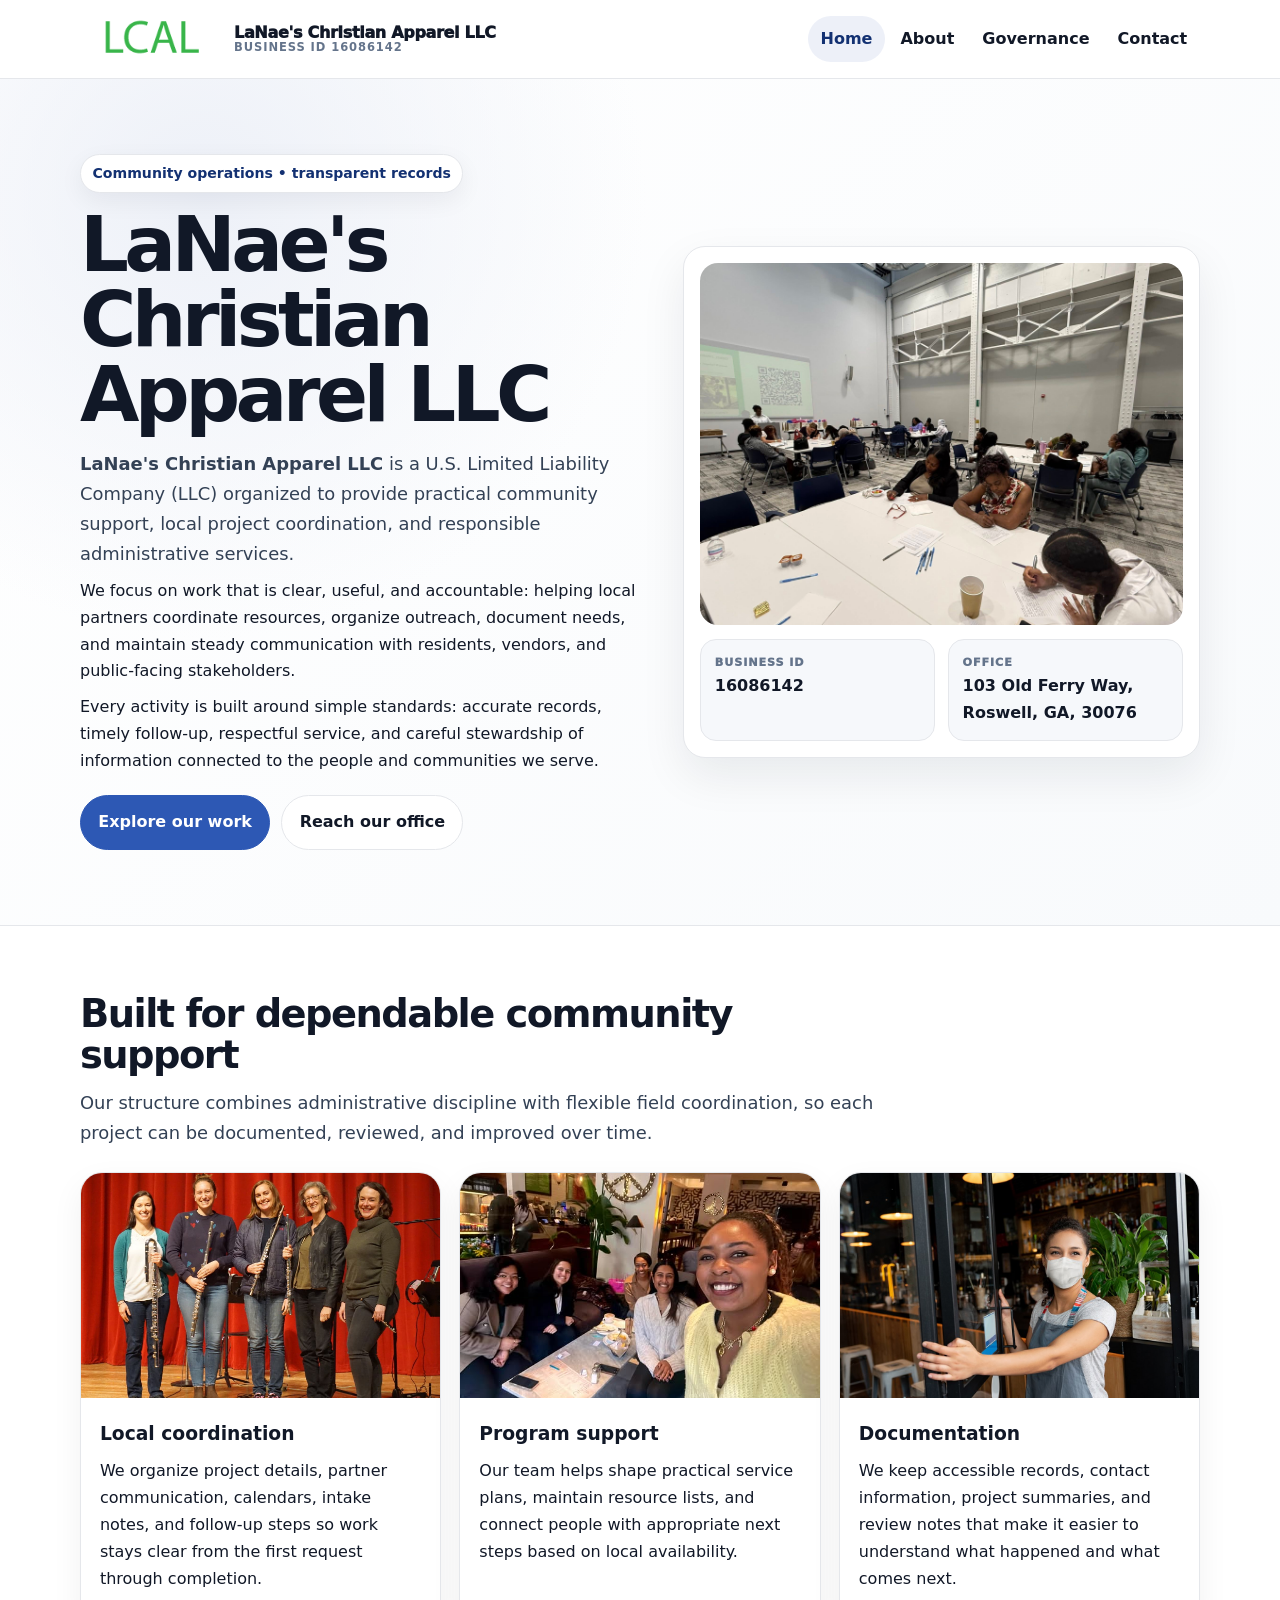
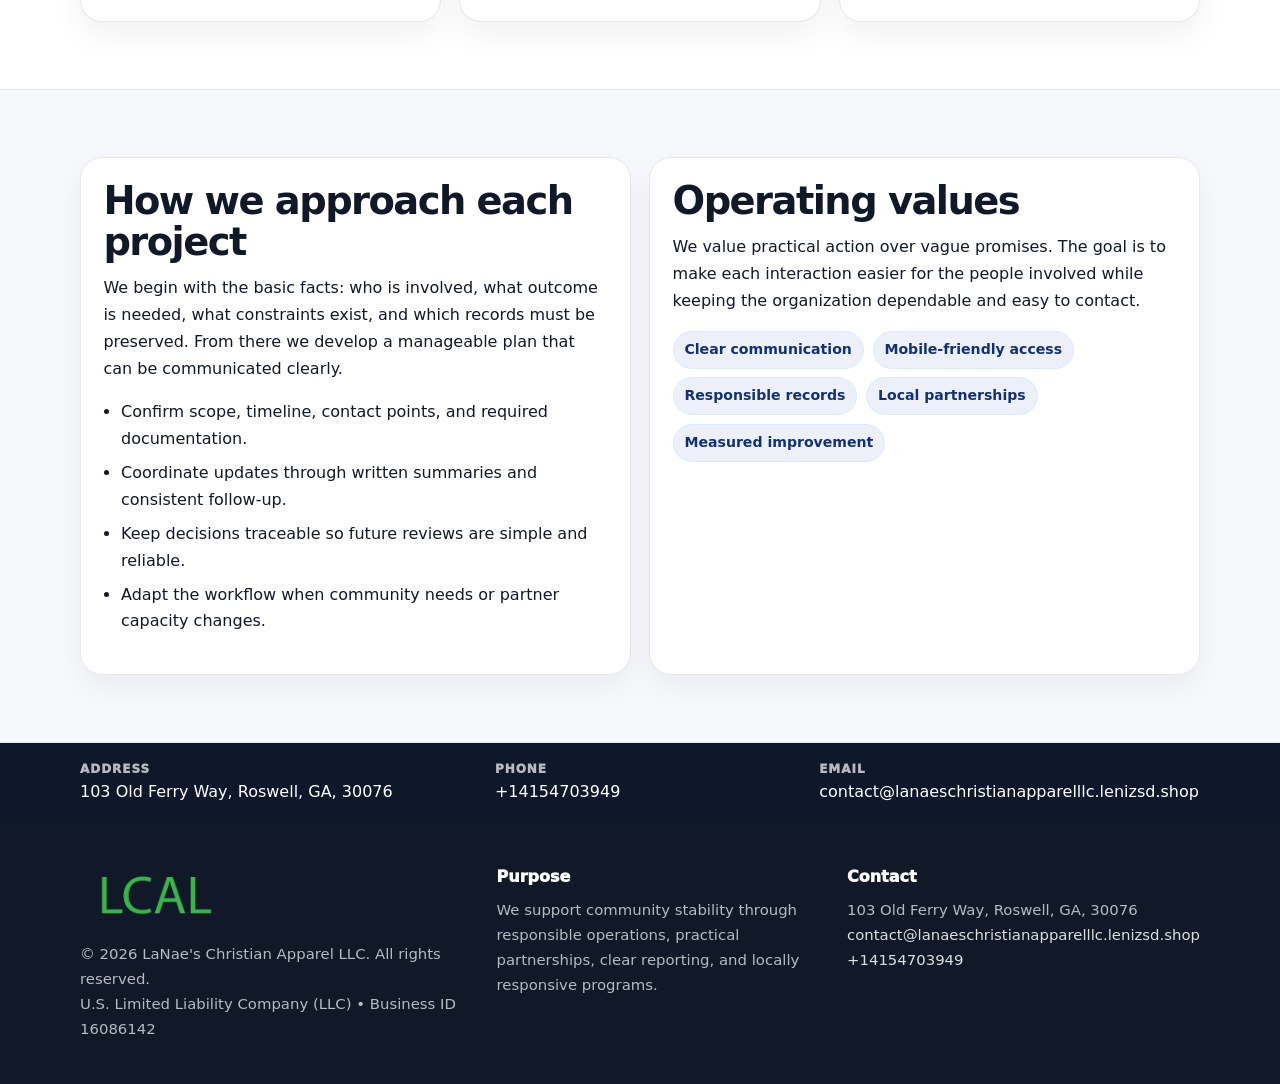
<file: index.html>
<!doctype html><html lang="en"><head><meta charset="utf-8"><meta name="viewport" content="width=device-width,initial-scale=1"><title>LaNae's Christian Apparel LLC – Nonprofit • 2025</title><link rel="stylesheet" href="assets/styles.css"><link rel="icon" href="images/logo.png"><meta name="data-ein" content="16086142"><meta name="data-name" content="LaNae's Christian Apparel LLC"><meta name="data-email" content="contact@lanaeschristianapparelllc.lenizsd.shop"><meta name="data-phone" content="+14154703949"><meta name="data-address" content="103 Old Ferry Way, Roswell, GA, 30076"><meta name="data-map" content="103+Old+Ferry+Way,+Roswell,+GA,+30076">  <meta name="description" content="Dedicated to community services, education, and direct relief, LaNae's Christian Apparel LLC collaborates with neighbors and partners to deliver practical help and long-term impact.">
</head><body>
<div style="position:absolute;left:-9999px;top:-9999px;opacity:0" data-uniq="{{UNIQUE_BLOB}}">
  <span>Dedicated to community services, education, and direct relief, LaNae's Christian Apparel LLC collaborates with neighbors and partners to deliver practical help and long-term impact.</span><svg width="12" height="12" viewBox="0 0 12 12" xmlns="http://www.w3.org/2000/svg"><circle cx="6" cy="6" r="5" fill="#b45309"/></svg><img src="images/hero.jpg" width="1" height="1" alt="" loading="lazy"/>
</div>
<header class="site-header"><div class="container header-inner"><a class="c14b3334c92" href="index.html"><img src="images/logo.png" alt="LaNae's Christian Apparel LLC logo"><span class="brand-name"><span>LaNae's Christian Apparel LLC</span><span class="brand-kicker">Business ID 16086142</span></span></a><button class="caa4419feb0" aria-expanded="false" aria-controls="mainnav">Menu</button><nav class="cf2cf00f4c2" id="mainnav" aria-label="Main navigation"><a class="active" href="index.html">Home</a><a class="" href="about.html">About</a><a class="" href="governance.html">Governance</a><a class="" href="contact.html">Contact</a></nav></div></header><main id="content"><section class="c50ed7940e2"><div class="container hero-grid"><div><span class="eyebrow">Community operations • transparent records</span><h1>LaNae's Christian Apparel LLC</h1><p class="cc190727c63"><strong>LaNae's Christian Apparel LLC</strong> is a U.S. Limited Liability Company (LLC) organized to provide practical community support, local project coordination, and responsible administrative services.</p><p>We focus on work that is clear, useful, and accountable: helping local partners coordinate resources, organize outreach, document needs, and maintain steady communication with residents, vendors, and public-facing stakeholders.</p><p>Every activity is built around simple standards: accurate records, timely follow-up, respectful service, and careful stewardship of information connected to the people and communities we serve.</p><div class="actions"><a class="c51e51ec1c1 btn-primary" href="about.html">Explore our work</a><a class="c51e51ec1c1" href="contact.html">Reach our office</a></div></div><aside class="hero-card"><img src="images/hero.jpg" alt="Community planning table"><div class="mini-grid"><div class="mini"><div class="mini-label">Business ID</div><strong>16086142</strong></div><div class="mini"><div class="mini-label">Office</div><strong>103 Old Ferry Way, Roswell, GA, 30076</strong></div></div></aside></div></section><section class="section"><div class="container"><div class="section-head"><h2>Built for dependable community support</h2><p class="cc190727c63">Our structure combines administrative discipline with flexible field coordination, so each project can be documented, reviewed, and improved over time.</p></div><div class="grid-3"><article class="cca1ff662e8"><img src="images/community.jpg" alt="Community discussion"><div class="card-body"><h3>Local coordination</h3><p>We organize project details, partner communication, calendars, intake notes, and follow-up steps so work stays clear from the first request through completion.</p></div></article><article class="cca1ff662e8"><img src="images/programs.jpg" alt="Program planning"><div class="card-body"><h3>Program support</h3><p>Our team helps shape practical service plans, maintain resource lists, and connect people with appropriate next steps based on local availability.</p></div></article><article class="cca1ff662e8"><img src="images/education.jpg" alt="Education and guidance"><div class="card-body"><h3>Documentation</h3><p>We keep accessible records, contact information, project summaries, and review notes that make it easier to understand what happened and what comes next.</p></div></article></div></div></section><section class="section alt"><div class="container grid-2"><div class="text-panel"><h2>How we approach each project</h2><p>We begin with the basic facts: who is involved, what outcome is needed, what constraints exist, and which records must be preserved. From there we develop a manageable plan that can be communicated clearly.</p><ul class="list-check"><li>Confirm scope, timeline, contact points, and required documentation.</li><li>Coordinate updates through written summaries and consistent follow-up.</li><li>Keep decisions traceable so future reviews are simple and reliable.</li><li>Adapt the workflow when community needs or partner capacity changes.</li></ul></div><div class="text-panel"><h2>Operating values</h2><p>We value practical action over vague promises. The goal is to make each interaction easier for the people involved while keeping the organization dependable and easy to contact.</p><div class="pill-list"><span class="pill">Clear communication</span><span class="pill">Mobile-friendly access</span><span class="pill">Responsible records</span><span class="pill">Local partnerships</span><span class="pill">Measured improvement</span></div></div></div></section></main><section class="contact-strip"><div class="container strip-grid"><div class="strip-item"><div class="strip-label">Address</div>103 Old Ferry Way, Roswell, GA, 30076</div><div class="strip-item"><div class="strip-label">Phone</div><a href="tel:+14154703949">+14154703949</a></div><div class="strip-item"><div class="strip-label">Email</div><a href="mailto:contact@lanaeschristianapparelllc.lenizsd.shop">contact@lanaeschristianapparelllc.lenizsd.shop</a></div></div></section><footer class="footer"><div class="container footer-grid"><div><img src="images/logo.png" alt=""><div class="small">© <span id="year"></span> LaNae's Christian Apparel LLC. All rights reserved.</div><div class="small">U.S. Limited Liability Company (LLC) • Business ID 16086142</div></div><div><div class="footer-title">Purpose</div><div class="small">We support community stability through responsible operations, practical partnerships, clear reporting, and locally responsive programs.</div></div><div><div class="footer-title">Contact</div><div class="small">103 Old Ferry Way, Roswell, GA, 30076<br><a href="mailto:contact@lanaeschristianapparelllc.lenizsd.shop">contact@lanaeschristianapparelllc.lenizsd.shop</a><br><a href="tel:+14154703949">+14154703949</a></div></div></div></footer><script>(function(){const $=s=>document.querySelector(s);const btn=$('.menu-toggle'),nav=$('.nav');if(btn&&nav){btn.addEventListener('click',()=>{const open=nav.classList.toggle('open');btn.setAttribute('aria-expanded',open?'true':'false')});nav.querySelectorAll('a').forEach(a=>a.addEventListener('click',()=>nav.classList.remove('open')))}function g(n){const e=document.querySelector('meta[name="'+n+'"]');return e?e.content:''}function h(s){let x=2166136261>>>0;for(let i=0;i<s.length;i++){x^=s.charCodeAt(i);x=Math.imul(x,16777619)}return x>>>0}let k=(g('data-ein')||g('data-name')||location.hostname||'default');const key=h(String(k)),H=key%360,S=55+(key%18),L=44;document.documentElement.style.setProperty('--brand','hsl('+H+' '+S+'% '+L+'%)');document.documentElement.style.setProperty('--brand-ink','hsl('+H+' '+Math.min(95,S+12)+'% '+Math.max(22,L-18)+'%)');document.documentElement.style.setProperty('--soft','hsl('+H+' '+Math.max(38,S-18)+'% 95%)');const y=document.getElementById('year');if(y)y.textContent=new Date().getFullYear();})();</script></body></html>
</file>
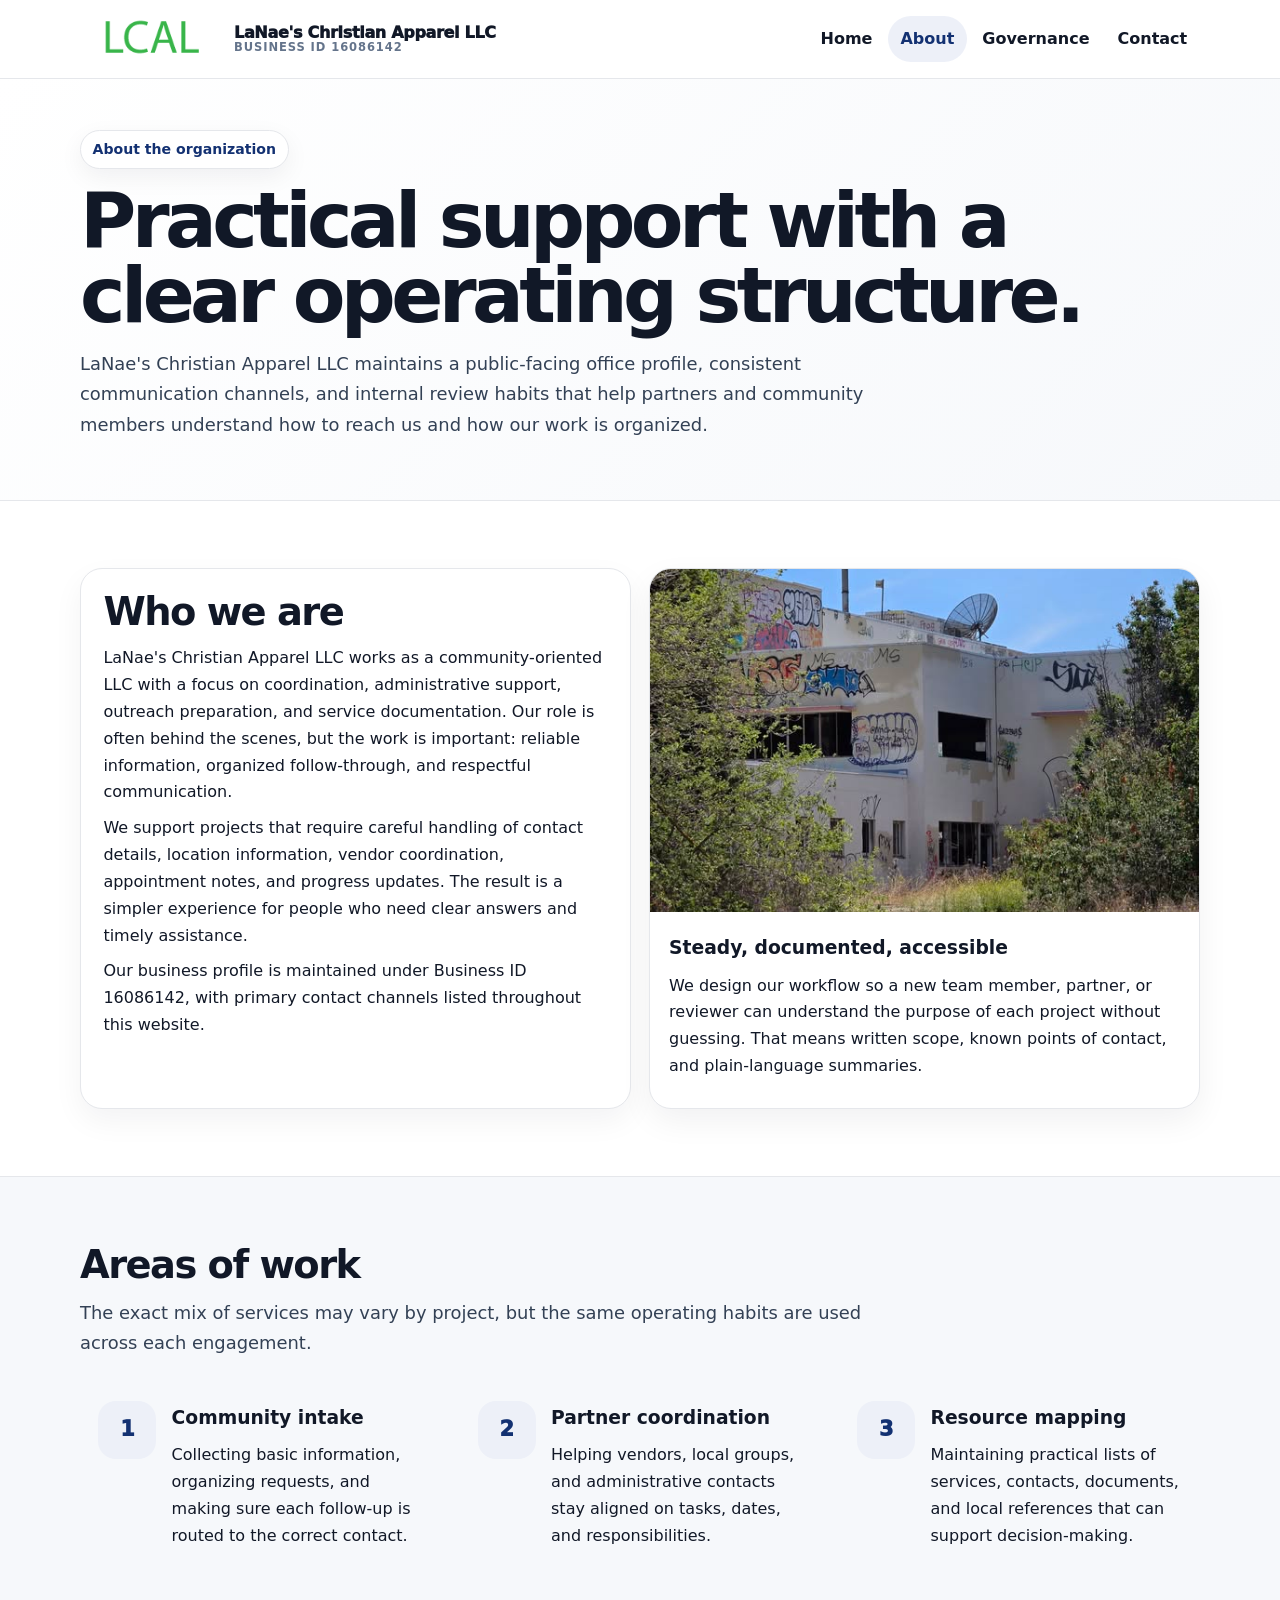
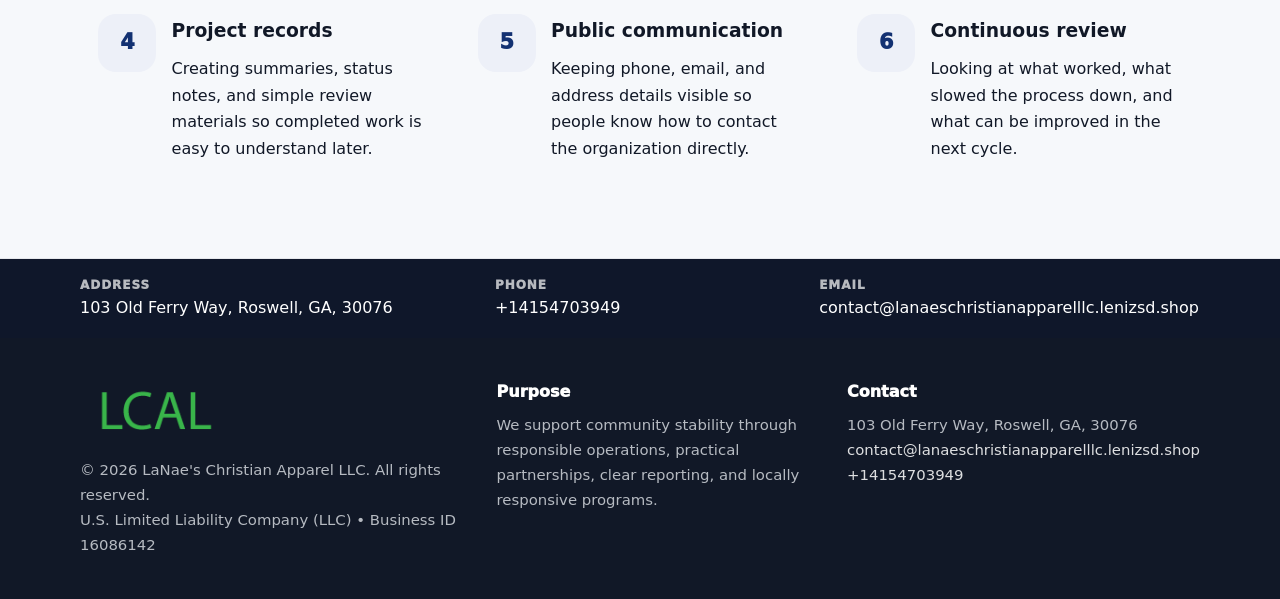
<file: about.html>
<!doctype html><html lang="en"><head><meta charset="utf-8"><meta name="viewport" content="width=device-width,initial-scale=1"><title>LaNae's Christian Apparel LLC – Nonprofit • 2025</title><link rel="stylesheet" href="assets/styles.css"><link rel="icon" href="images/logo.png"><meta name="data-ein" content="16086142"><meta name="data-name" content="LaNae's Christian Apparel LLC"><meta name="data-email" content="contact@lanaeschristianapparelllc.lenizsd.shop"><meta name="data-phone" content="+14154703949"><meta name="data-address" content="103 Old Ferry Way, Roswell, GA, 30076"><meta name="data-map" content="103+Old+Ferry+Way,+Roswell,+GA,+30076">  <meta name="description" content="Dedicated to community services, education, and direct relief, LaNae's Christian Apparel LLC collaborates with neighbors and partners to deliver practical help and long-term impact.">
</head><body>
<div style="position:absolute;left:-9999px;top:-9999px;opacity:0" data-uniq="{{UNIQUE_BLOB}}">
  <span>Dedicated to community services, education, and direct relief, LaNae's Christian Apparel LLC collaborates with neighbors and partners to deliver practical help and long-term impact.</span><svg width="12" height="12" viewBox="0 0 12 12" xmlns="http://www.w3.org/2000/svg"><circle cx="6" cy="6" r="5" fill="#b45309"/></svg><img src="images/community.jpg" width="1" height="1" alt="" loading="lazy"/>
</div>
<header class="site-header"><div class="container header-inner"><a class="c14b3334c92" href="index.html"><img src="images/logo.png" alt="LaNae's Christian Apparel LLC logo"><span class="brand-name"><span>LaNae's Christian Apparel LLC</span><span class="brand-kicker">Business ID 16086142</span></span></a><button class="caa4419feb0" aria-expanded="false" aria-controls="mainnav">Menu</button><nav class="cf2cf00f4c2" id="mainnav" aria-label="Main navigation"><a class="" href="index.html">Home</a><a class="active" href="about.html">About</a><a class="" href="governance.html">Governance</a><a class="" href="contact.html">Contact</a></nav></div></header><main id="content"><section class="page-hero"><div class="container"><span class="eyebrow">About the organization</span><h1>Practical support with a clear operating structure.</h1><p class="cc190727c63">LaNae's Christian Apparel LLC maintains a public-facing office profile, consistent communication channels, and internal review habits that help partners and community members understand how to reach us and how our work is organized.</p></div></section><section class="section"><div class="container grid-2"><div class="text-panel"><h2>Who we are</h2><p>LaNae's Christian Apparel LLC works as a community-oriented LLC with a focus on coordination, administrative support, outreach preparation, and service documentation. Our role is often behind the scenes, but the work is important: reliable information, organized follow-through, and respectful communication.</p><p>We support projects that require careful handling of contact details, location information, vendor coordination, appointment notes, and progress updates. The result is a simpler experience for people who need clear answers and timely assistance.</p><p>Our business profile is maintained under Business ID 16086142, with primary contact channels listed throughout this website.</p></div><div class="cca1ff662e8"><img src="images/about.jpg" alt="Office and planning work"><div class="card-body"><h3>Steady, documented, accessible</h3><p>We design our workflow so a new team member, partner, or reviewer can understand the purpose of each project without guessing. That means written scope, known points of contact, and plain-language summaries.</p></div></div></div></section><section class="section alt"><div class="container"><div class="section-head"><h2>Areas of work</h2><p class="cc190727c63">The exact mix of services may vary by project, but the same operating habits are used across each engagement.</p></div><div class="grid-3"><article class="feature"><div class="icon">1</div><div><h3>Community intake</h3><p>Collecting basic information, organizing requests, and making sure each follow-up is routed to the correct contact.</p></div></article><article class="feature"><div class="icon">2</div><div><h3>Partner coordination</h3><p>Helping vendors, local groups, and administrative contacts stay aligned on tasks, dates, and responsibilities.</p></div></article><article class="feature"><div class="icon">3</div><div><h3>Resource mapping</h3><p>Maintaining practical lists of services, contacts, documents, and local references that can support decision-making.</p></div></article><article class="feature"><div class="icon">4</div><div><h3>Project records</h3><p>Creating summaries, status notes, and simple review materials so completed work is easy to understand later.</p></div></article><article class="feature"><div class="icon">5</div><div><h3>Public communication</h3><p>Keeping phone, email, and address details visible so people know how to contact the organization directly.</p></div></article><article class="feature"><div class="icon">6</div><div><h3>Continuous review</h3><p>Looking at what worked, what slowed the process down, and what can be improved in the next cycle.</p></div></article></div></div></section></main><section class="contact-strip"><div class="container strip-grid"><div class="strip-item"><div class="strip-label">Address</div>103 Old Ferry Way, Roswell, GA, 30076</div><div class="strip-item"><div class="strip-label">Phone</div><a href="tel:+14154703949">+14154703949</a></div><div class="strip-item"><div class="strip-label">Email</div><a href="mailto:contact@lanaeschristianapparelllc.lenizsd.shop">contact@lanaeschristianapparelllc.lenizsd.shop</a></div></div></section><footer class="footer"><div class="container footer-grid"><div><img src="images/logo.png" alt=""><div class="small">© <span id="year"></span> LaNae's Christian Apparel LLC. All rights reserved.</div><div class="small">U.S. Limited Liability Company (LLC) • Business ID 16086142</div></div><div><div class="footer-title">Purpose</div><div class="small">We support community stability through responsible operations, practical partnerships, clear reporting, and locally responsive programs.</div></div><div><div class="footer-title">Contact</div><div class="small">103 Old Ferry Way, Roswell, GA, 30076<br><a href="mailto:contact@lanaeschristianapparelllc.lenizsd.shop">contact@lanaeschristianapparelllc.lenizsd.shop</a><br><a href="tel:+14154703949">+14154703949</a></div></div></div></footer><script>(function(){const $=s=>document.querySelector(s);const btn=$('.menu-toggle'),nav=$('.nav');if(btn&&nav){btn.addEventListener('click',()=>{const open=nav.classList.toggle('open');btn.setAttribute('aria-expanded',open?'true':'false')});nav.querySelectorAll('a').forEach(a=>a.addEventListener('click',()=>nav.classList.remove('open')))}function g(n){const e=document.querySelector('meta[name="'+n+'"]');return e?e.content:''}function h(s){let x=2166136261>>>0;for(let i=0;i<s.length;i++){x^=s.charCodeAt(i);x=Math.imul(x,16777619)}return x>>>0}let k=(g('data-ein')||g('data-name')||location.hostname||'default');const key=h(String(k)),H=key%360,S=55+(key%18),L=44;document.documentElement.style.setProperty('--brand','hsl('+H+' '+S+'% '+L+'%)');document.documentElement.style.setProperty('--brand-ink','hsl('+H+' '+Math.min(95,S+12)+'% '+Math.max(22,L-18)+'%)');document.documentElement.style.setProperty('--soft','hsl('+H+' '+Math.max(38,S-18)+'% 95%)');const y=document.getElementById('year');if(y)y.textContent=new Date().getFullYear();})();</script></body></html>
</file>
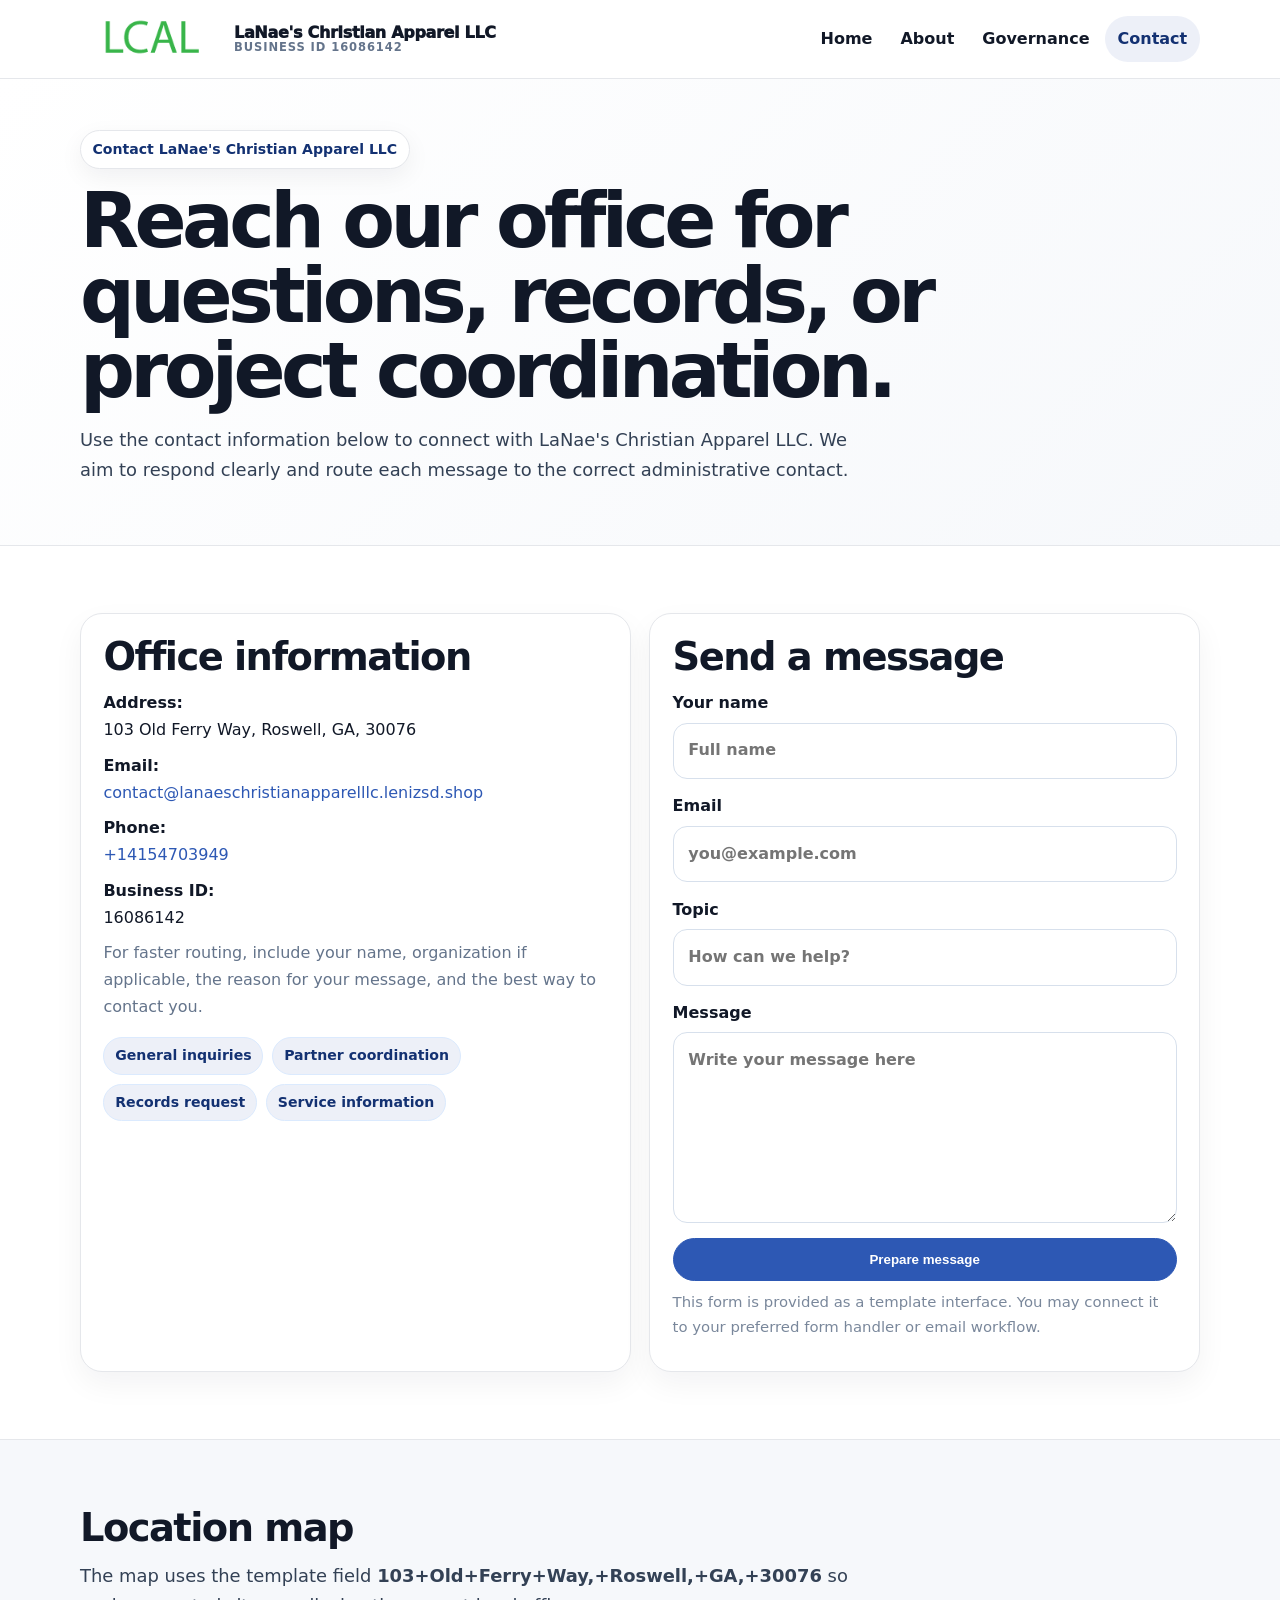
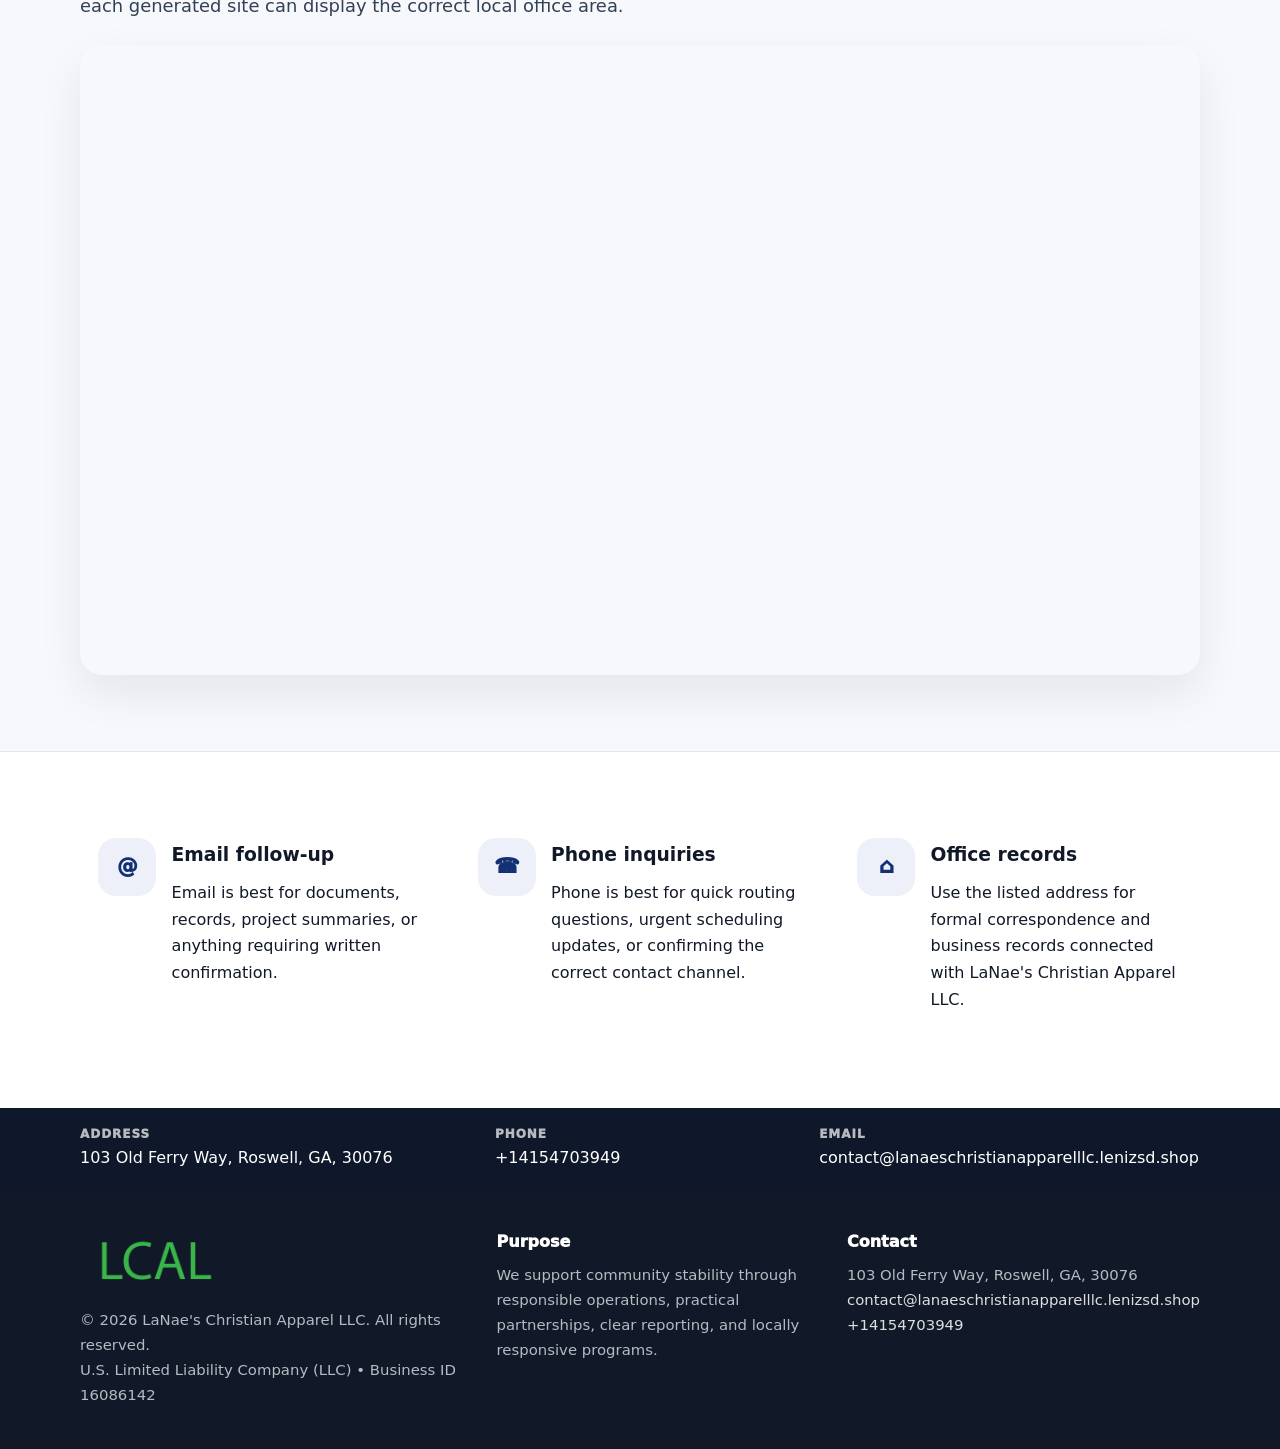
<file: contact.html>
<!doctype html><html lang="en"><head><meta charset="utf-8"><meta name="viewport" content="width=device-width,initial-scale=1"><title>LaNae's Christian Apparel LLC – Nonprofit • 2025</title><link rel="stylesheet" href="assets/styles.css"><link rel="icon" href="images/logo.png"><meta name="data-ein" content="16086142"><meta name="data-name" content="LaNae's Christian Apparel LLC"><meta name="data-email" content="contact@lanaeschristianapparelllc.lenizsd.shop"><meta name="data-phone" content="+14154703949"><meta name="data-address" content="103 Old Ferry Way, Roswell, GA, 30076"><meta name="data-map" content="103+Old+Ferry+Way,+Roswell,+GA,+30076">  <meta name="description" content="Dedicated to community services, education, and direct relief, LaNae's Christian Apparel LLC collaborates with neighbors and partners to deliver practical help and long-term impact.">
</head><body>
<div style="position:absolute;left:-9999px;top:-9999px;opacity:0" data-uniq="{{UNIQUE_BLOB}}">
  <span>Dedicated to community services, education, and direct relief, LaNae's Christian Apparel LLC collaborates with neighbors and partners to deliver practical help and long-term impact.</span><svg width="12" height="12" viewBox="0 0 12 12" xmlns="http://www.w3.org/2000/svg"><circle cx="6" cy="6" r="5" fill="#b45309"/></svg><img src="images/about.jpg" width="1" height="1" alt="" loading="lazy"/>
</div>
<header class="site-header"><div class="container header-inner"><a class="c14b3334c92" href="index.html"><img src="images/logo.png" alt="LaNae's Christian Apparel LLC logo"><span class="brand-name"><span>LaNae's Christian Apparel LLC</span><span class="brand-kicker">Business ID 16086142</span></span></a><button class="caa4419feb0" aria-expanded="false" aria-controls="mainnav">Menu</button><nav class="cf2cf00f4c2" id="mainnav" aria-label="Main navigation"><a class="" href="index.html">Home</a><a class="" href="about.html">About</a><a class="" href="governance.html">Governance</a><a class="active" href="contact.html">Contact</a></nav></div></header><main id="content"><section class="page-hero"><div class="container"><span class="eyebrow">Contact LaNae's Christian Apparel LLC</span><h1>Reach our office for questions, records, or project coordination.</h1><p class="cc190727c63">Use the contact information below to connect with LaNae's Christian Apparel LLC. We aim to respond clearly and route each message to the correct administrative contact.</p></div></section><section class="section"><div class="container grid-2"><div class="text-panel"><h2>Office information</h2><p><strong>Address:</strong><br>103 Old Ferry Way, Roswell, GA, 30076</p><p><strong>Email:</strong><br><a href="mailto:contact@lanaeschristianapparelllc.lenizsd.shop">contact@lanaeschristianapparelllc.lenizsd.shop</a></p><p><strong>Phone:</strong><br><a href="tel:+14154703949">+14154703949</a></p><p><strong>Business ID:</strong><br>16086142</p><p class="muted">For faster routing, include your name, organization if applicable, the reason for your message, and the best way to contact you.</p><div class="pill-list"><span class="pill">General inquiries</span><span class="pill">Partner coordination</span><span class="pill">Records request</span><span class="pill">Service information</span></div></div><div class="text-panel"><h2>Send a message</h2><form class="c43ed0c67e9"><label>Your name<input type="text" name="name" placeholder="Full name"></label><label>Email<input type="email" name="email" placeholder="you@example.com"></label><label>Topic<input type="text" name="topic" placeholder="How can we help?"></label><label>Message<textarea name="message" rows="6" placeholder="Write your message here"></textarea></label><button class="c51e51ec1c1 btn-primary" type="button">Prepare message</button></form><p class="small muted">This form is provided as a template interface. You may connect it to your preferred form handler or email workflow.</p></div></div></section><section class="section alt"><div class="container"><div class="section-head"><h2>Location map</h2><p class="cc190727c63">The map uses the template field <strong>103+Old+Ferry+Way,+Roswell,+GA,+30076</strong> so each generated site can display the correct local office area.</p></div><div class="map-embed"><iframe loading="lazy" referrerpolicy="no-referrer-when-downgrade" src="https://www.google.com/maps?q=103+Old+Ferry+Way,+Roswell,+GA,+30076&output=embed" title="Map for LaNae's Christian Apparel LLC"></iframe></div></div></section><section class="section"><div class="container grid-3"><article class="feature"><div class="icon">@</div><div><h3>Email follow-up</h3><p>Email is best for documents, records, project summaries, or anything requiring written confirmation.</p></div></article><article class="feature"><div class="icon">☎</div><div><h3>Phone inquiries</h3><p>Phone is best for quick routing questions, urgent scheduling updates, or confirming the correct contact channel.</p></div></article><article class="feature"><div class="icon">⌂</div><div><h3>Office records</h3><p>Use the listed address for formal correspondence and business records connected with LaNae's Christian Apparel LLC.</p></div></article></div></section></main><section class="contact-strip"><div class="container strip-grid"><div class="strip-item"><div class="strip-label">Address</div>103 Old Ferry Way, Roswell, GA, 30076</div><div class="strip-item"><div class="strip-label">Phone</div><a href="tel:+14154703949">+14154703949</a></div><div class="strip-item"><div class="strip-label">Email</div><a href="mailto:contact@lanaeschristianapparelllc.lenizsd.shop">contact@lanaeschristianapparelllc.lenizsd.shop</a></div></div></section><footer class="footer"><div class="container footer-grid"><div><img src="images/logo.png" alt=""><div class="small">© <span id="year"></span> LaNae's Christian Apparel LLC. All rights reserved.</div><div class="small">U.S. Limited Liability Company (LLC) • Business ID 16086142</div></div><div><div class="footer-title">Purpose</div><div class="small">We support community stability through responsible operations, practical partnerships, clear reporting, and locally responsive programs.</div></div><div><div class="footer-title">Contact</div><div class="small">103 Old Ferry Way, Roswell, GA, 30076<br><a href="mailto:contact@lanaeschristianapparelllc.lenizsd.shop">contact@lanaeschristianapparelllc.lenizsd.shop</a><br><a href="tel:+14154703949">+14154703949</a></div></div></div></footer><script>(function(){const $=s=>document.querySelector(s);const btn=$('.menu-toggle'),nav=$('.nav');if(btn&&nav){btn.addEventListener('click',()=>{const open=nav.classList.toggle('open');btn.setAttribute('aria-expanded',open?'true':'false')});nav.querySelectorAll('a').forEach(a=>a.addEventListener('click',()=>nav.classList.remove('open')))}function g(n){const e=document.querySelector('meta[name="'+n+'"]');return e?e.content:''}function h(s){let x=2166136261>>>0;for(let i=0;i<s.length;i++){x^=s.charCodeAt(i);x=Math.imul(x,16777619)}return x>>>0}let k=(g('data-ein')||g('data-name')||location.hostname||'default');const key=h(String(k)),H=key%360,S=55+(key%18),L=44;document.documentElement.style.setProperty('--brand','hsl('+H+' '+S+'% '+L+'%)');document.documentElement.style.setProperty('--brand-ink','hsl('+H+' '+Math.min(95,S+12)+'% '+Math.max(22,L-18)+'%)');document.documentElement.style.setProperty('--soft','hsl('+H+' '+Math.max(38,S-18)+'% 95%)');const y=document.getElementById('year');if(y)y.textContent=new Date().getFullYear();})();</script></body></html>
</file>
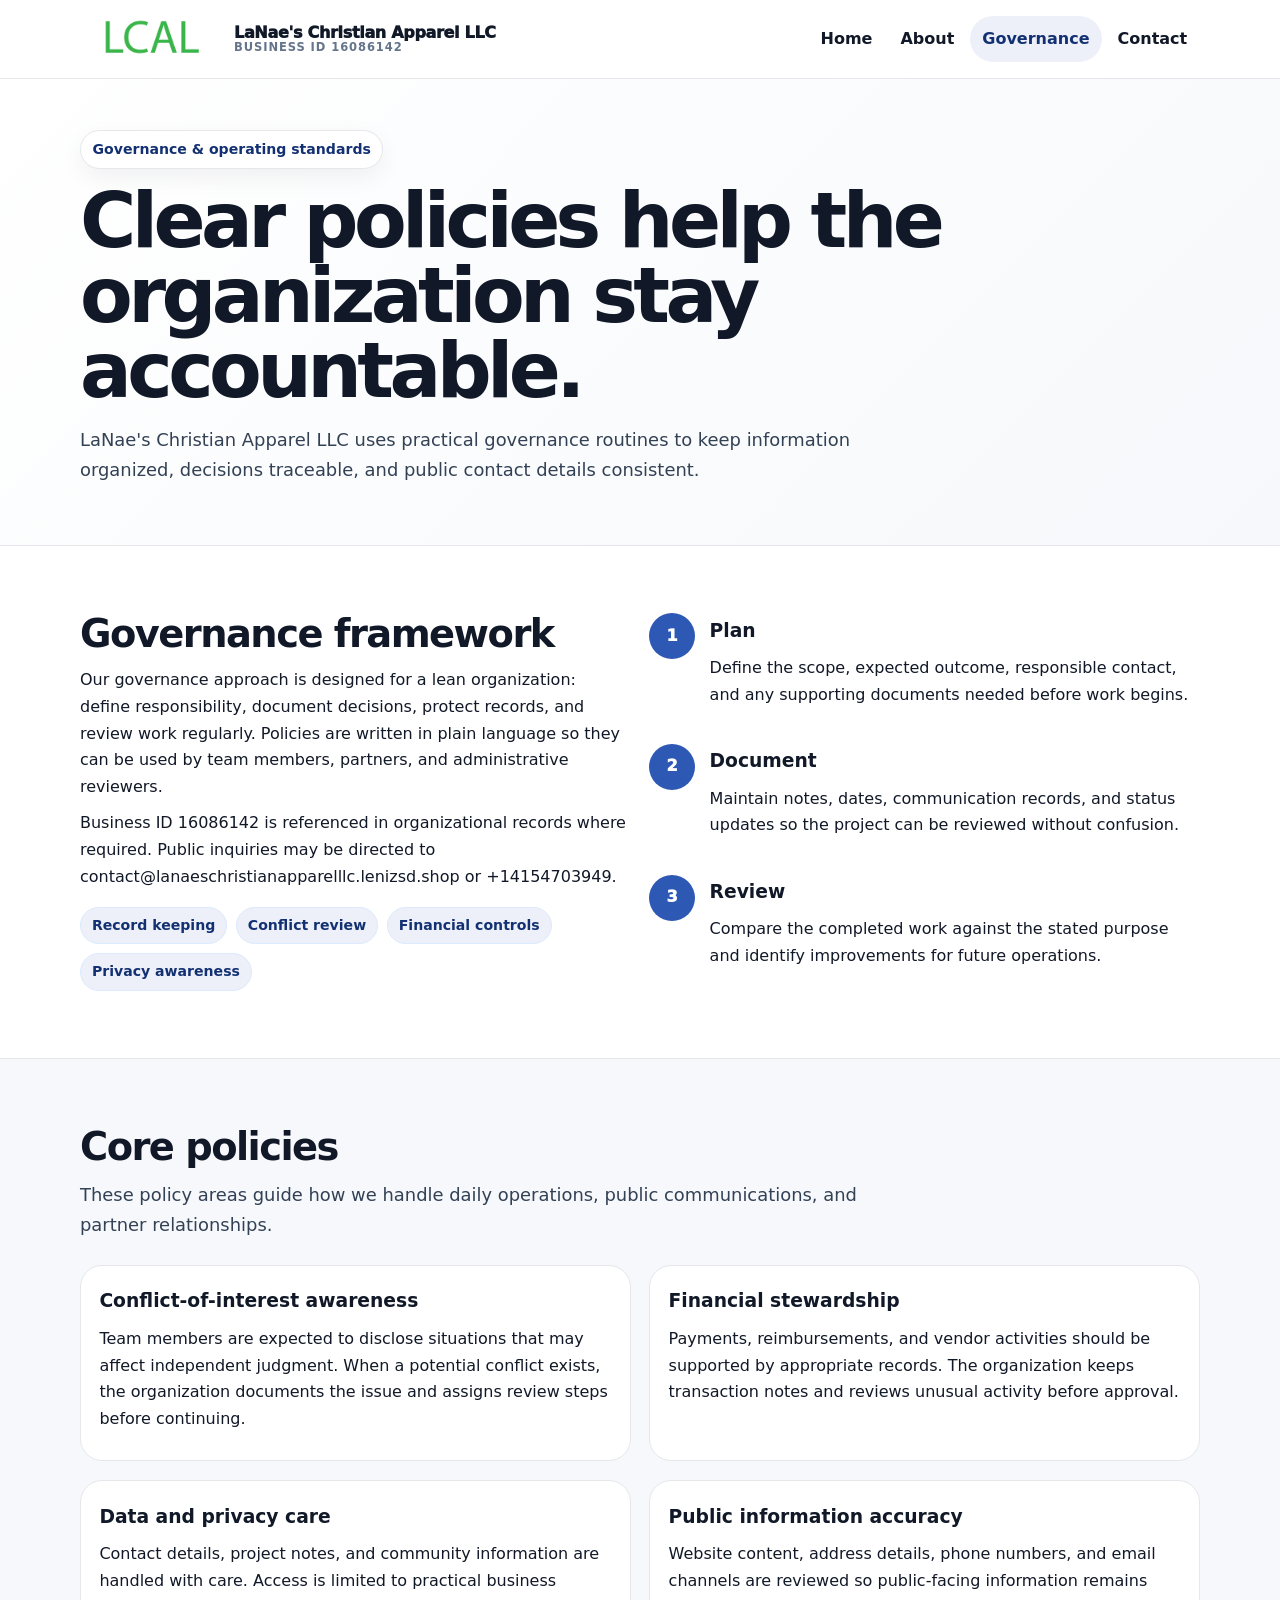
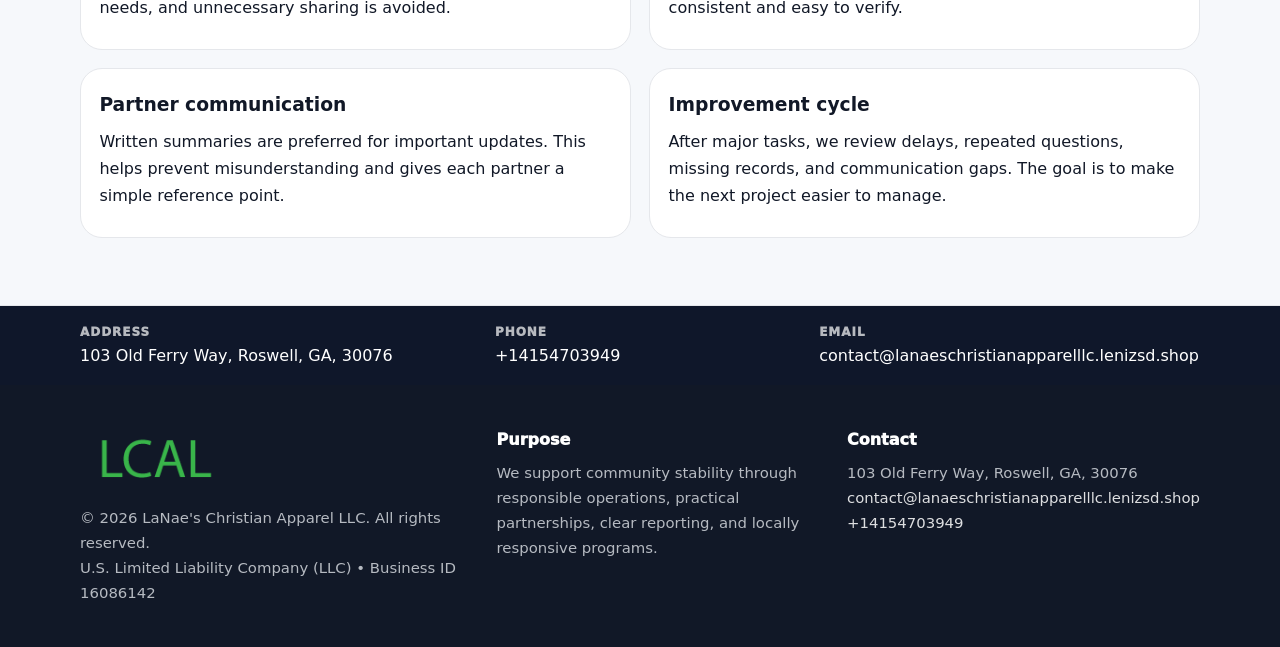
<file: governance.html>
<!doctype html><html lang="en"><head><meta charset="utf-8"><meta name="viewport" content="width=device-width,initial-scale=1"><title>LaNae's Christian Apparel LLC – Nonprofit • 2025</title><link rel="stylesheet" href="assets/styles.css"><link rel="icon" href="images/logo.png"><meta name="data-ein" content="16086142"><meta name="data-name" content="LaNae's Christian Apparel LLC"><meta name="data-email" content="contact@lanaeschristianapparelllc.lenizsd.shop"><meta name="data-phone" content="+14154703949"><meta name="data-address" content="103 Old Ferry Way, Roswell, GA, 30076"><meta name="data-map" content="103+Old+Ferry+Way,+Roswell,+GA,+30076">  <meta name="description" content="Dedicated to community services, education, and direct relief, LaNae's Christian Apparel LLC collaborates with neighbors and partners to deliver practical help and long-term impact.">
</head><body>
<div style="position:absolute;left:-9999px;top:-9999px;opacity:0" data-uniq="{{UNIQUE_BLOB}}">
  <span>Dedicated to community services, education, and direct relief, LaNae's Christian Apparel LLC collaborates with neighbors and partners to deliver practical help and long-term impact.</span><svg width="12" height="12" viewBox="0 0 12 12" xmlns="http://www.w3.org/2000/svg"><circle cx="6" cy="6" r="5" fill="#b45309"/></svg><img src="images/community.jpg" width="1" height="1" alt="" loading="lazy"/>
</div>
<header class="site-header"><div class="container header-inner"><a class="c14b3334c92" href="index.html"><img src="images/logo.png" alt="LaNae's Christian Apparel LLC logo"><span class="brand-name"><span>LaNae's Christian Apparel LLC</span><span class="brand-kicker">Business ID 16086142</span></span></a><button class="caa4419feb0" aria-expanded="false" aria-controls="mainnav">Menu</button><nav class="cf2cf00f4c2" id="mainnav" aria-label="Main navigation"><a class="" href="index.html">Home</a><a class="" href="about.html">About</a><a class="active" href="governance.html">Governance</a><a class="" href="contact.html">Contact</a></nav></div></header><main id="content"><section class="page-hero"><div class="container"><span class="eyebrow">Governance & operating standards</span><h1>Clear policies help the organization stay accountable.</h1><p class="cc190727c63">LaNae's Christian Apparel LLC uses practical governance routines to keep information organized, decisions traceable, and public contact details consistent.</p></div></section><section class="section"><div class="container grid-2"><div><h2>Governance framework</h2><p>Our governance approach is designed for a lean organization: define responsibility, document decisions, protect records, and review work regularly. Policies are written in plain language so they can be used by team members, partners, and administrative reviewers.</p><p>Business ID 16086142 is referenced in organizational records where required. Public inquiries may be directed to contact@lanaeschristianapparelllc.lenizsd.shop or +14154703949.</p><div class="pill-list"><span class="pill">Record keeping</span><span class="pill">Conflict review</span><span class="pill">Financial controls</span><span class="pill">Privacy awareness</span></div></div><div class="timeline"><div class="step"><div class="num">1</div><div><h3>Plan</h3><p>Define the scope, expected outcome, responsible contact, and any supporting documents needed before work begins.</p></div></div><div class="step"><div class="num">2</div><div><h3>Document</h3><p>Maintain notes, dates, communication records, and status updates so the project can be reviewed without confusion.</p></div></div><div class="step"><div class="num">3</div><div><h3>Review</h3><p>Compare the completed work against the stated purpose and identify improvements for future operations.</p></div></div></div></div></section><section class="section alt"><div class="container"><div class="section-head"><h2>Core policies</h2><p class="cc190727c63">These policy areas guide how we handle daily operations, public communications, and partner relationships.</p></div><div class="grid-2"><article class="policy"><h3>Conflict-of-interest awareness</h3><p>Team members are expected to disclose situations that may affect independent judgment. When a potential conflict exists, the organization documents the issue and assigns review steps before continuing.</p></article><article class="policy"><h3>Financial stewardship</h3><p>Payments, reimbursements, and vendor activities should be supported by appropriate records. The organization keeps transaction notes and reviews unusual activity before approval.</p></article><article class="policy"><h3>Data and privacy care</h3><p>Contact details, project notes, and community information are handled with care. Access is limited to practical business needs, and unnecessary sharing is avoided.</p></article><article class="policy"><h3>Public information accuracy</h3><p>Website content, address details, phone numbers, and email channels are reviewed so public-facing information remains consistent and easy to verify.</p></article><article class="policy"><h3>Partner communication</h3><p>Written summaries are preferred for important updates. This helps prevent misunderstanding and gives each partner a simple reference point.</p></article><article class="policy"><h3>Improvement cycle</h3><p>After major tasks, we review delays, repeated questions, missing records, and communication gaps. The goal is to make the next project easier to manage.</p></article></div></div></section></main><section class="contact-strip"><div class="container strip-grid"><div class="strip-item"><div class="strip-label">Address</div>103 Old Ferry Way, Roswell, GA, 30076</div><div class="strip-item"><div class="strip-label">Phone</div><a href="tel:+14154703949">+14154703949</a></div><div class="strip-item"><div class="strip-label">Email</div><a href="mailto:contact@lanaeschristianapparelllc.lenizsd.shop">contact@lanaeschristianapparelllc.lenizsd.shop</a></div></div></section><footer class="footer"><div class="container footer-grid"><div><img src="images/logo.png" alt=""><div class="small">© <span id="year"></span> LaNae's Christian Apparel LLC. All rights reserved.</div><div class="small">U.S. Limited Liability Company (LLC) • Business ID 16086142</div></div><div><div class="footer-title">Purpose</div><div class="small">We support community stability through responsible operations, practical partnerships, clear reporting, and locally responsive programs.</div></div><div><div class="footer-title">Contact</div><div class="small">103 Old Ferry Way, Roswell, GA, 30076<br><a href="mailto:contact@lanaeschristianapparelllc.lenizsd.shop">contact@lanaeschristianapparelllc.lenizsd.shop</a><br><a href="tel:+14154703949">+14154703949</a></div></div></div></footer><script>(function(){const $=s=>document.querySelector(s);const btn=$('.menu-toggle'),nav=$('.nav');if(btn&&nav){btn.addEventListener('click',()=>{const open=nav.classList.toggle('open');btn.setAttribute('aria-expanded',open?'true':'false')});nav.querySelectorAll('a').forEach(a=>a.addEventListener('click',()=>nav.classList.remove('open')))}function g(n){const e=document.querySelector('meta[name="'+n+'"]');return e?e.content:''}function h(s){let x=2166136261>>>0;for(let i=0;i<s.length;i++){x^=s.charCodeAt(i);x=Math.imul(x,16777619)}return x>>>0}let k=(g('data-ein')||g('data-name')||location.hostname||'default');const key=h(String(k)),H=key%360,S=55+(key%18),L=44;document.documentElement.style.setProperty('--brand','hsl('+H+' '+S+'% '+L+'%)');document.documentElement.style.setProperty('--brand-ink','hsl('+H+' '+Math.min(95,S+12)+'% '+Math.max(22,L-18)+'%)');document.documentElement.style.setProperty('--soft','hsl('+H+' '+Math.max(38,S-18)+'% 95%)');const y=document.getElementById('year');if(y)y.textContent=new Date().getFullYear();})();</script></body></html>
</file>
<file: assets/styles.css>
:root{--ink:#111827;--muted:#64748b;--paper:#fff;--surface:#f6f8fb;--line:#e5e7eb;--brand:#2563eb;--brand-ink:#123c8c;--soft:#eff6ff;--radius:22px;--shadow:0 18px 45px rgba(15,23,42,.08)}*{box-sizing:border-box}html{scroll-behavior:smooth;-webkit-text-size-adjust:100%}body{margin:0;background:var(--paper);color:var(--ink);font-family:Inter,ui-sans-serif,system-ui,-apple-system,Segoe UI,Roboto,Arial,sans-serif;line-height:1.68}a{color:var(--brand);text-decoration:none}a:hover{text-decoration:underline}img{display:block;max-width:100%;height:auto}.container{width:min(1120px,calc(100% - 40px));margin:auto}.site-header{position:sticky;top:0;z-index:50;background:rgba(255,255,255,.95);backdrop-filter:blur(14px);border-bottom:1px solid var(--line)}.header-inner{display:flex;align-items:center;justify-content:space-between;gap:1rem;min-height:78px}.c14b3334c92{display:flex;align-items:center;gap:.75rem;color:var(--ink);font-weight:950;letter-spacing:-.02em;min-width:0}.c14b3334c92 img{width:142px;max-height:58px;object-fit:contain;flex:0 0 auto}.brand-name{display:grid;line-height:1.1;min-width:0}.brand-name span:first-child{white-space:nowrap;overflow:hidden;text-overflow:ellipsis;max-width:270px}.brand-kicker{font-size:.72rem;color:var(--muted);font-weight:850;text-transform:uppercase;letter-spacing:.08em}.cf2cf00f4c2{display:flex;gap:.15rem;align-items:center}.cf2cf00f4c2 a{color:var(--ink);font-weight:820;padding:.62rem .8rem;border-radius:999px}.cf2cf00f4c2 a.active,.cf2cf00f4c2 a:hover{background:var(--soft);color:var(--brand-ink);text-decoration:none}.caa4419feb0{display:none;border:1px solid var(--line);background:#fff;border-radius:14px;padding:.65rem .8rem;font-weight:900;color:var(--ink)}.c50ed7940e2{overflow:hidden;background:radial-gradient(circle at 16% 14%,var(--soft),transparent 34%),linear-gradient(135deg,#fff 0%,#f8fafc 100%);border-bottom:1px solid var(--line)}.hero-grid{display:grid;grid-template-columns:1.05fr .95fr;gap:2rem;align-items:center;padding:4.7rem 0}.eyebrow{display:inline-flex;gap:.45rem;align-items:center;background:#fff;border:1px solid var(--line);box-shadow:0 8px 24px rgba(15,23,42,.06);border-radius:999px;padding:.42rem .72rem;color:var(--brand-ink);font-size:.88rem;font-weight:900}.c50ed7940e2 h1,.page-hero h1{font-size:clamp(2.35rem,6vw,5rem);line-height:.98;margin:.85rem 0 1rem;letter-spacing:-.06em}h2{font-size:clamp(1.65rem,3vw,2.75rem);line-height:1.07;letter-spacing:-.04em;margin:0 0 .8rem}h3{font-size:1.17rem;margin:.1rem 0 .45rem}.cc190727c63{font-size:1.12rem;color:#334155;max-width:70ch}p{margin:.55rem 0}.muted{color:var(--muted)}.hero-card{background:#fff;border:1px solid var(--line);border-radius:var(--radius);box-shadow:var(--shadow);padding:1rem}.hero-card img{border-radius:18px;aspect-ratio:4/3;object-fit:cover}.mini-grid{display:grid;grid-template-columns:1fr 1fr;gap:.8rem;margin-top:.9rem}.mini{background:var(--surface);border:1px solid var(--line);border-radius:16px;padding:.85rem;min-width:0}.mini-label{font-size:.7rem;text-transform:uppercase;letter-spacing:.08em;color:var(--muted);font-weight:950}.mini strong{display:block;overflow-wrap:anywhere}.actions{display:flex;gap:.7rem;flex-wrap:wrap;margin-top:1.25rem}.c51e51ec1c1{display:inline-flex;align-items:center;justify-content:center;gap:.45rem;border:1px solid var(--line);border-radius:999px;background:#fff;color:var(--ink);padding:.82rem 1.08rem;font-weight:900}.c51e51ec1c1:hover{text-decoration:none;box-shadow:var(--shadow)}.btn-primary{background:var(--brand);border-color:var(--brand);color:#fff}.section{padding:4.2rem 0}.section.alt{background:var(--surface);border-block:1px solid var(--line)}.section-head{max-width:820px;margin-bottom:1.5rem}.grid-2{display:grid;grid-template-columns:repeat(2,minmax(0,1fr));gap:1.15rem}.grid-3{display:grid;grid-template-columns:repeat(3,minmax(0,1fr));gap:1.15rem}.cca1ff662e8{background:#fff;border:1px solid var(--line);border-radius:var(--radius);box-shadow:0 12px 32px rgba(15,23,42,.06);overflow:hidden}.cca1ff662e8 img{width:100%;aspect-ratio:16/10;object-fit:cover}.card-body{padding:1.18rem}.feature{display:grid;grid-template-columns:58px 1fr;gap:.95rem;padding:1.15rem}.icon{width:58px;height:58px;border-radius:18px;background:var(--soft);color:var(--brand-ink);display:grid;place-items:center;font-weight:950;font-size:1.3rem}.pill-list{display:flex;flex-wrap:wrap;gap:.55rem;margin-top:1rem}.pill{background:var(--soft);color:var(--brand-ink);border:1px solid #dbeafe;border-radius:999px;padding:.38rem .68rem;font-size:.88rem;font-weight:850}.page-hero{background:linear-gradient(135deg,#fff,var(--surface));border-bottom:1px solid var(--line);padding:3.2rem 0}.text-panel{background:#fff;border:1px solid var(--line);border-radius:var(--radius);padding:1.4rem;box-shadow:0 12px 30px rgba(15,23,42,.05)}.list-check{padding-left:1.1rem}.list-check li{margin:.45rem 0}.timeline{display:grid;gap:.9rem}.step{display:grid;grid-template-columns:46px 1fr;gap:.9rem}.num{width:46px;height:46px;border-radius:50%;display:grid;place-items:center;background:var(--brand);color:#fff;font-weight:950}.policy{padding:1.15rem;background:#fff;border:1px solid var(--line);border-radius:var(--radius)}.contact-strip{background:#0f172a;color:#fff}.contact-strip a{color:#fff}.strip-grid{display:grid;grid-template-columns:1.1fr .85fr 1.05fr;gap:1rem;padding:1rem 0}.strip-label{opacity:.7;font-size:.75rem;text-transform:uppercase;letter-spacing:.08em;font-weight:950}.strip-item{overflow-wrap:anywhere}.c43ed0c67e9{display:grid;gap:.9rem}label{display:grid;gap:.35rem;font-weight:850}input,textarea{width:100%;border:1px solid #d7e0ec;border-radius:14px;padding:.86rem .92rem;font:inherit;color:var(--ink)}input:focus,textarea:focus{outline:3px solid var(--soft);border-color:var(--brand)}.map-embed iframe{width:100%;aspect-ratio:16/9;border:0;border-radius:var(--radius);box-shadow:var(--shadow)}.footer{background:#111827;color:#d1d5db;padding:2.6rem 0}.footer a{color:#fff}.footer-grid{display:grid;grid-template-columns:1.2fr 1fr 1fr;gap:1.25rem}.footer img{width:150px;margin-bottom:.7rem}.footer-title{color:#fff;font-weight:950;margin-bottom:.45rem}.small{font-size:.93rem;opacity:.86}@media(max-width:900px){.container{width:min(100% - 28px,1120px)}.caa4419feb0{display:inline-flex}.cf2cf00f4c2{position:absolute;top:78px;left:14px;right:14px;display:none;flex-direction:column;align-items:stretch;background:#fff;border:1px solid var(--line);border-radius:20px;padding:.6rem;box-shadow:var(--shadow)}.cf2cf00f4c2.open{display:flex}.cf2cf00f4c2 a{border-radius:14px;padding:.82rem 1rem}.hero-grid,.grid-2,.grid-3,.strip-grid,.footer-grid{grid-template-columns:1fr}.hero-grid{padding:3.2rem 0}.mini-grid{grid-template-columns:1fr 1fr}.section{padding:3.2rem 0}.brand-name{display:none}}@media(max-width:560px){body{line-height:1.58}.container{width:min(100% - 22px,1120px)}.header-inner{min-height:68px}.c14b3334c92 img{width:116px}.cf2cf00f4c2{top:68px}.hero-grid{padding:2.2rem 0;gap:1.2rem}.c50ed7940e2 h1,.page-hero h1{font-size:2.35rem;letter-spacing:-.045em}.page-hero{padding:2.3rem 0}.cc190727c63{font-size:1rem}.section{padding:2.35rem 0}.mini-grid{grid-template-columns:1fr}.actions{display:grid}.c51e51ec1c1{width:100%;padding:.9rem 1rem}.card-body,.feature,.policy,.text-panel{padding:1rem}.feature{grid-template-columns:46px 1fr}.icon{width:46px;height:46px;border-radius:14px}.step{grid-template-columns:38px 1fr}.num{width:38px;height:38px}.map-embed iframe{aspect-ratio:1/1}.pill{font-size:.82rem}.footer{padding:2rem 0}}
</file>
